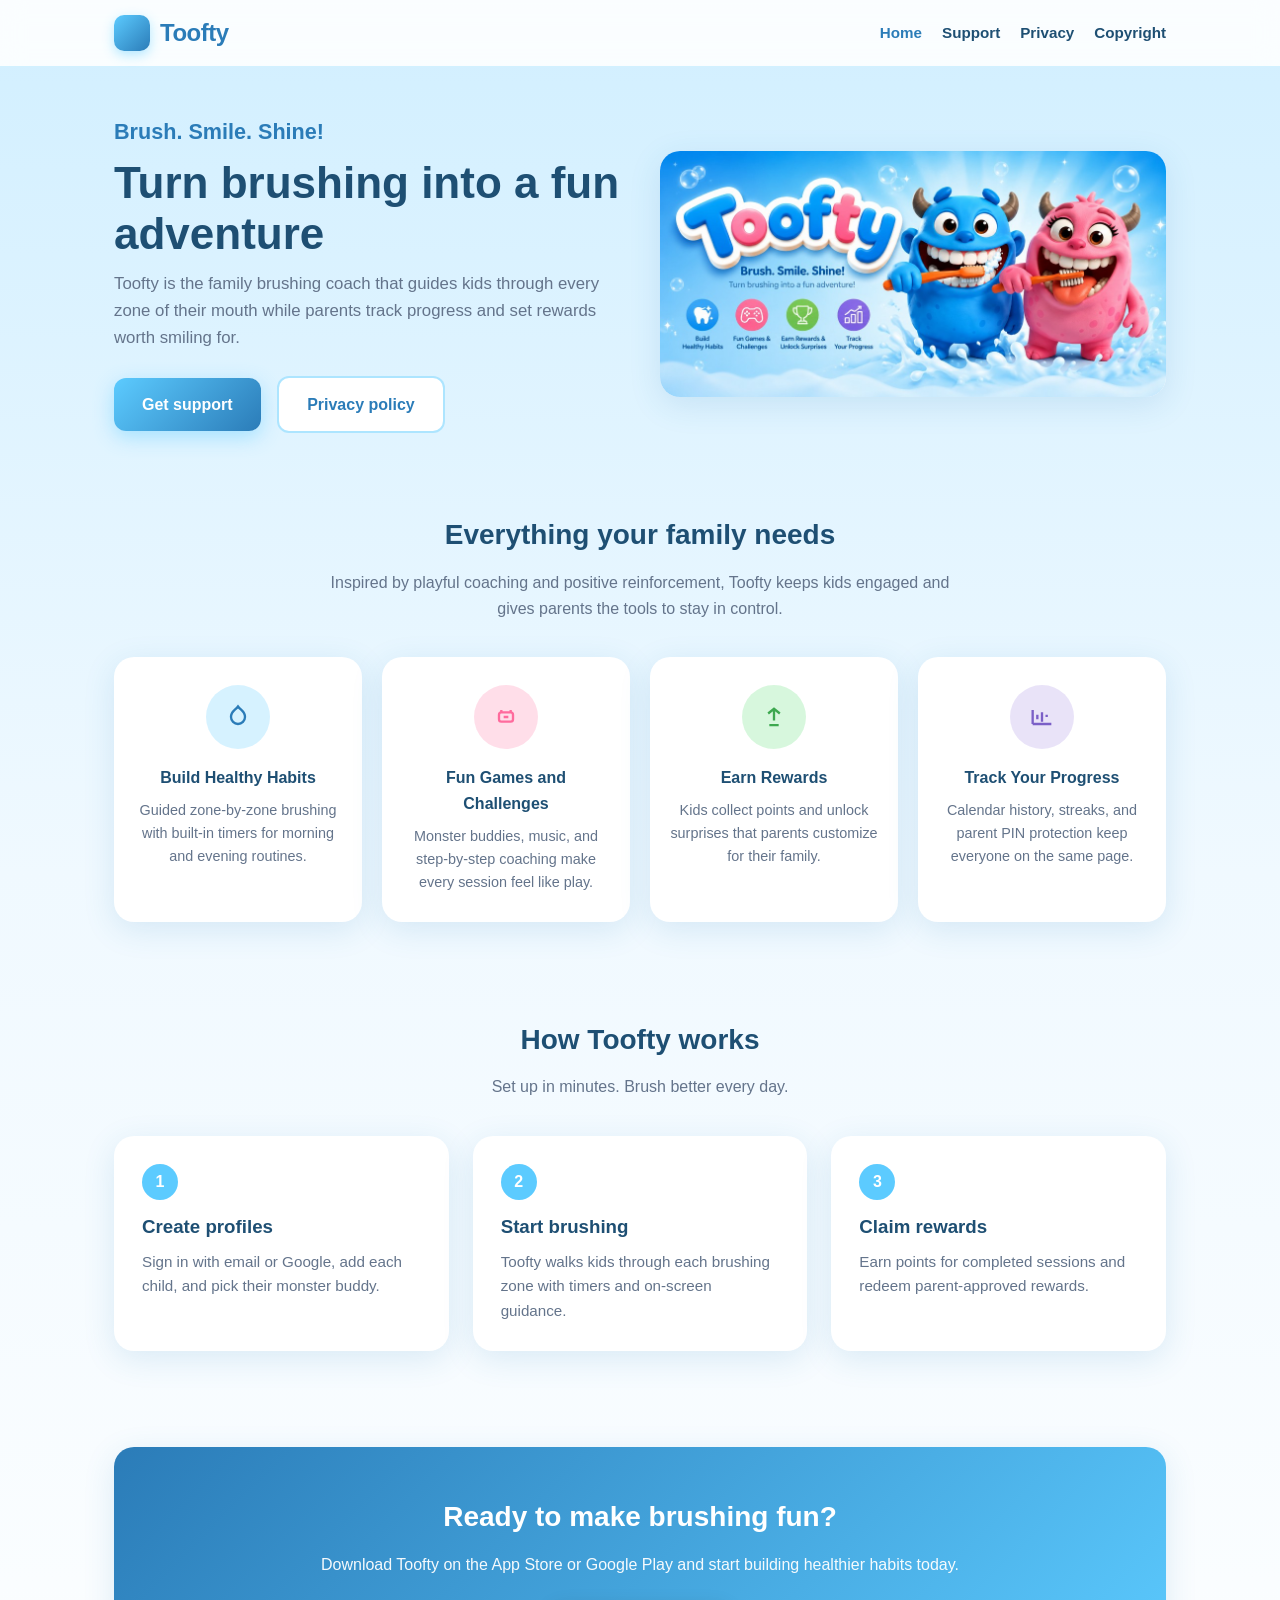
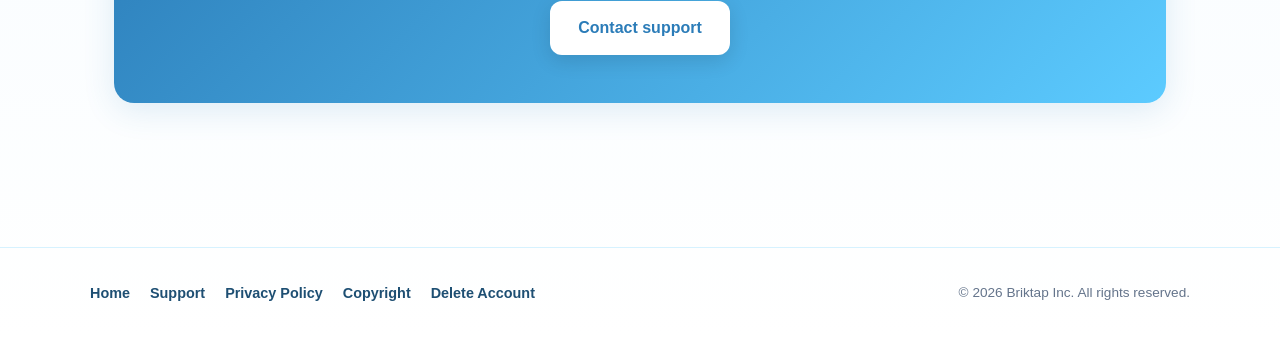
<file: hosting/index.html>
<!DOCTYPE html>
<html lang="en">
<head>
  <meta charset="UTF-8">
  <meta name="viewport" content="width=device-width, initial-scale=1.0">
  <meta name="description" content="Toofty helps kids build healthy brushing habits with monster buddies, guided timers, and parent-set rewards.">
  <title>Toofty — Brush. Smile. Shine!</title>
  <link rel="icon" type="image/png" href="assets/hero.png">
  <link rel="stylesheet" href="css/site.css">
</head>
<body>
  <header class="site-header">
    <div class="nav-inner">
      <a class="logo" href="index.html">
        <span class="logo-mark" aria-hidden="true"></span>
        Toofty
      </a>
      <nav aria-label="Main">
        <ul class="nav-links">
          <li><a href="index.html" class="active">Home</a></li>
          <li><a href="support.html">Support</a></li>
          <li><a href="privacy.html">Privacy</a></li>
          <li><a href="copyright.html">Copyright</a></li>
        </ul>
      </nav>
    </div>
  </header>

  <main class="page-main">
    <section class="hero">
      <div class="hero-copy">
        <p class="hero-tagline">Brush. Smile. Shine!</p>
        <h1>Turn brushing into a fun adventure</h1>
        <p class="hero-sub">
          Toofty is the family brushing coach that guides kids through every zone of their mouth
          while parents track progress and set rewards worth smiling for.
        </p>
        <div>
          <a class="btn btn-primary" href="support.html">Get support</a>
          <a class="btn btn-secondary" href="privacy.html">Privacy policy</a>
        </div>
      </div>
      <div class="hero-image">
        <img src="assets/hero.png" alt="Toofty monster buddies brushing their teeth with big smiles">
      </div>
    </section>

    <section class="section">
      <h2 class="section-title">Everything your family needs</h2>
      <p class="section-lead">
        Inspired by playful coaching and positive reinforcement, Toofty keeps kids engaged
        and gives parents the tools to stay in control.
      </p>
      <div class="features">
        <article class="feature-card">
          <div class="feature-icon blue" aria-hidden="true">
            <svg width="28" height="28" viewBox="0 0 24 24" fill="none" stroke="#2b7cb8" stroke-width="2"><path d="M12 3c-2 3-6 4-6 9a6 6 0 0 0 12 0c0-5-4-6-6-9z"/></svg>
          </div>
          <h3>Build Healthy Habits</h3>
          <p>Guided zone-by-zone brushing with built-in timers for morning and evening routines.</p>
        </article>
        <article class="feature-card">
          <div class="feature-icon pink" aria-hidden="true">
            <svg width="28" height="28" viewBox="0 0 24 24" fill="none" stroke="#ff6b9d" stroke-width="2"><rect x="6" y="8" width="12" height="8" rx="2"/><path d="M10 12h4M8 8V6M16 8V6"/></svg>
          </div>
          <h3>Fun Games and Challenges</h3>
          <p>Monster buddies, music, and step-by-step coaching make every session feel like play.</p>
        </article>
        <article class="feature-card">
          <div class="feature-icon green" aria-hidden="true">
            <svg width="28" height="28" viewBox="0 0 24 24" fill="none" stroke="#3da84f" stroke-width="2"><path d="M8 19h8M12 5v10M7 9l5-4 5 4"/></svg>
          </div>
          <h3>Earn Rewards</h3>
          <p>Kids collect points and unlock surprises that parents customize for their family.</p>
        </article>
        <article class="feature-card">
          <div class="feature-icon purple" aria-hidden="true">
            <svg width="28" height="28" viewBox="0 0 24 24" fill="none" stroke="#7b5fc7" stroke-width="2"><path d="M4 18V6M4 18h16M8 14V10M12 16V8M16 12V10"/></svg>
          </div>
          <h3>Track Your Progress</h3>
          <p>Calendar history, streaks, and parent PIN protection keep everyone on the same page.</p>
        </article>
      </div>
    </section>

    <section class="section">
      <h2 class="section-title">How Toofty works</h2>
      <p class="section-lead">Set up in minutes. Brush better every day.</p>
      <div class="steps">
        <article class="step-card">
          <span class="step-num">1</span>
          <h3>Create profiles</h3>
          <p>Sign in with email or Google, add each child, and pick their monster buddy.</p>
        </article>
        <article class="step-card">
          <span class="step-num">2</span>
          <h3>Start brushing</h3>
          <p>Toofty walks kids through each brushing zone with timers and on-screen guidance.</p>
        </article>
        <article class="step-card">
          <span class="step-num">3</span>
          <h3>Claim rewards</h3>
          <p>Earn points for completed sessions and redeem parent-approved rewards.</p>
        </article>
      </div>
    </section>

    <section class="section">
      <div class="cta-band">
        <h2>Ready to make brushing fun?</h2>
        <p>Download Toofty on the App Store or Google Play and start building healthier habits today.</p>
        <a class="btn btn-primary" href="support.html">Contact support</a>
      </div>
    </section>
  </main>

  <footer class="site-footer">
    <div class="footer-inner">
      <ul class="footer-links">
        <li><a href="index.html">Home</a></li>
        <li><a href="support.html">Support</a></li>
        <li><a href="privacy.html">Privacy Policy</a></li>
        <li><a href="copyright.html">Copyright</a></li>
        <li><a href="delete-account.html">Delete Account</a></li>
      </ul>
      <p class="footer-copy">&copy; 2026 Briktap Inc. All rights reserved.</p>
    </div>
  </footer>
</body>
</html>
</file>
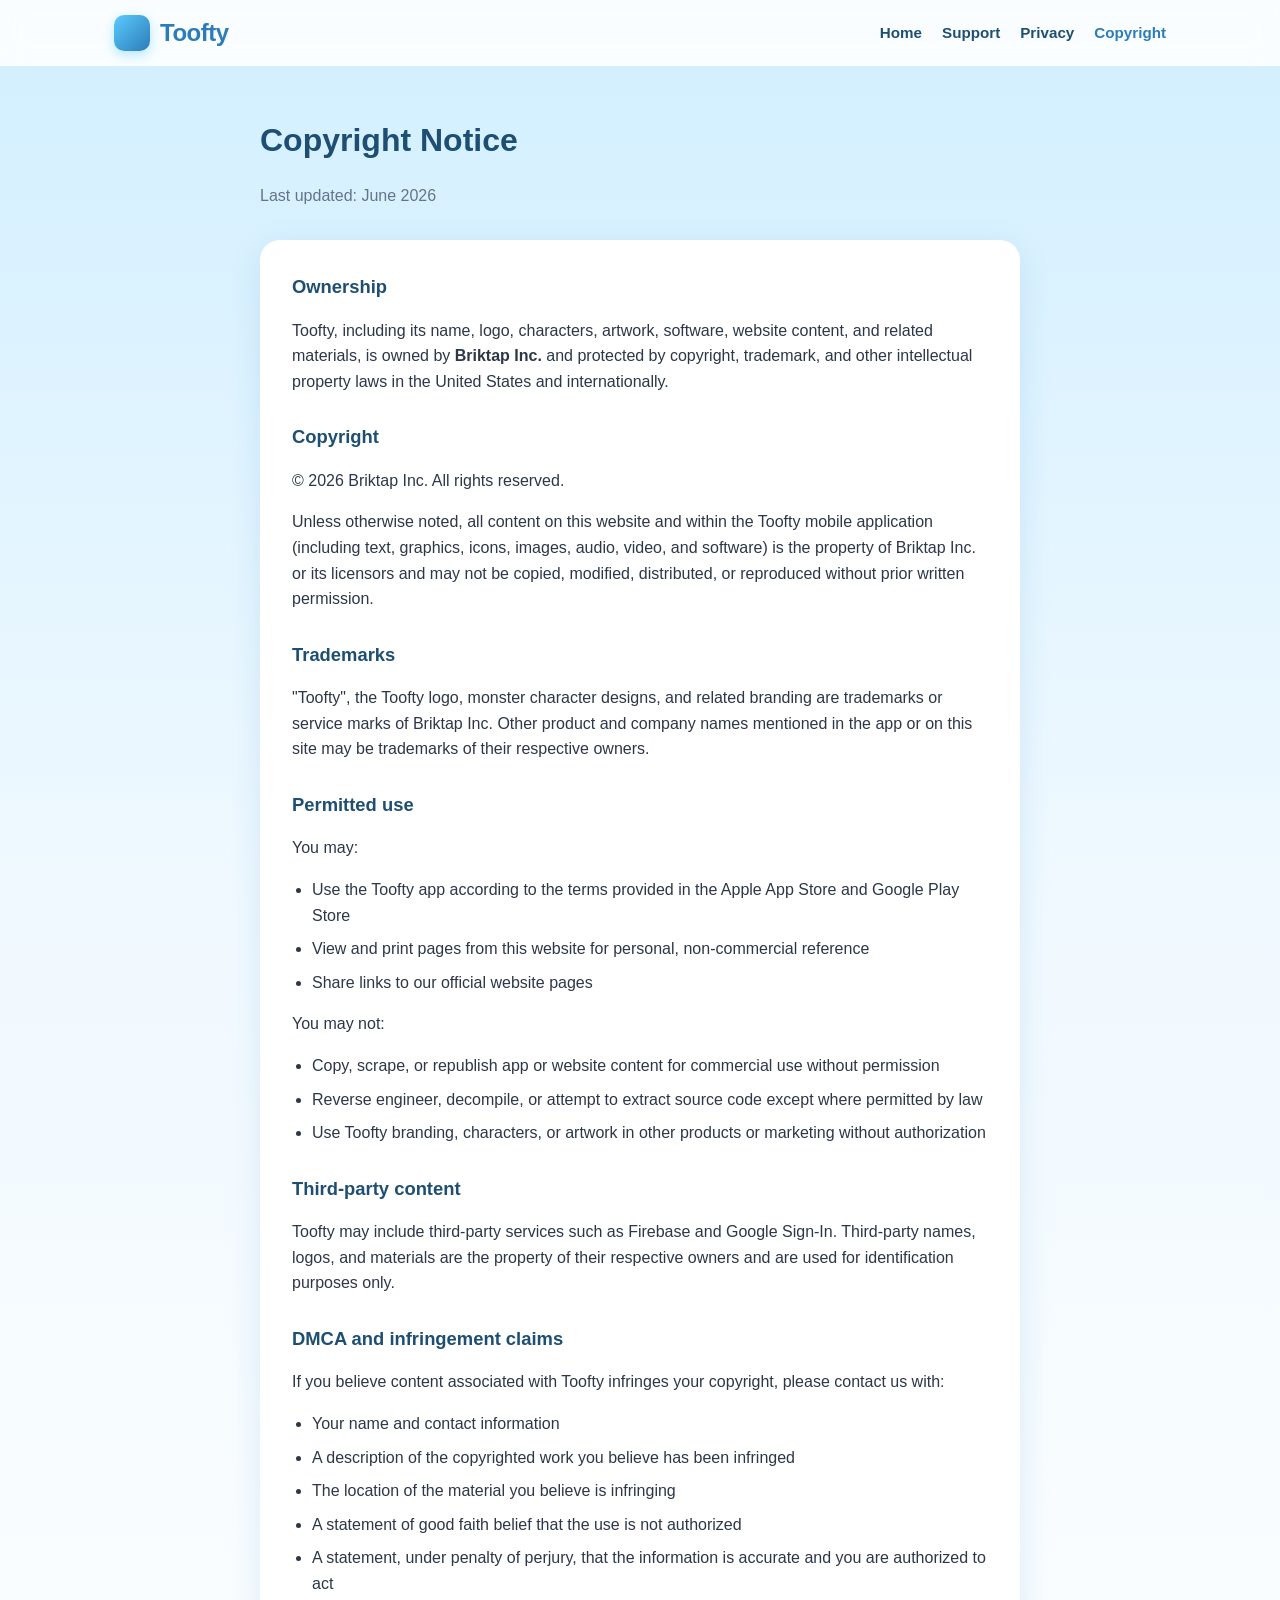
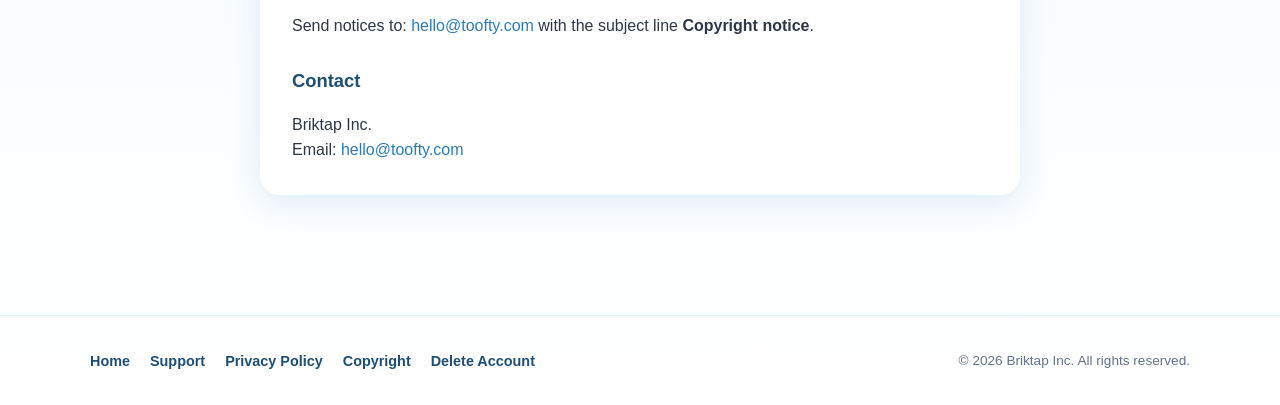
<file: hosting/copyright.html>
<!DOCTYPE html>
<html lang="en">
<head>
  <meta charset="UTF-8">
  <meta name="viewport" content="width=device-width, initial-scale=1.0">
  <meta name="description" content="Toofty Copyright and intellectual property notice from Briktap Inc.">
  <title>Copyright — Toofty</title>
  <link rel="icon" type="image/png" href="assets/hero.png">
  <link rel="stylesheet" href="css/site.css">
</head>
<body>
  <header class="site-header">
    <div class="nav-inner">
      <a class="logo" href="index.html">
        <span class="logo-mark" aria-hidden="true"></span>
        Toofty
      </a>
      <nav aria-label="Main">
        <ul class="nav-links">
          <li><a href="index.html">Home</a></li>
          <li><a href="support.html">Support</a></li>
          <li><a href="privacy.html">Privacy</a></li>
          <li><a href="copyright.html" class="active">Copyright</a></li>
        </ul>
      </nav>
    </div>
  </header>

  <main class="page-main content-page">
    <h1>Copyright Notice</h1>
    <p class="content-meta">Last updated: June 2026</p>

    <div class="content-card">
      <h2>Ownership</h2>
      <p>
        Toofty, including its name, logo, characters, artwork, software, website content, and related materials,
        is owned by <strong>Briktap Inc.</strong> and protected by copyright, trademark, and other intellectual
        property laws in the United States and internationally.
      </p>

      <h2>Copyright</h2>
      <p>
        &copy; 2026 Briktap Inc. All rights reserved.
      </p>
      <p>
        Unless otherwise noted, all content on this website and within the Toofty mobile application
        (including text, graphics, icons, images, audio, video, and software) is the property of Briktap Inc.
        or its licensors and may not be copied, modified, distributed, or reproduced without prior written permission.
      </p>

      <h2>Trademarks</h2>
      <p>
        "Toofty", the Toofty logo, monster character designs, and related branding are trademarks or
        service marks of Briktap Inc. Other product and company names mentioned in the app or on this site
        may be trademarks of their respective owners.
      </p>

      <h2>Permitted use</h2>
      <p>You may:</p>
      <ul>
        <li>Use the Toofty app according to the terms provided in the Apple App Store and Google Play Store</li>
        <li>View and print pages from this website for personal, non-commercial reference</li>
        <li>Share links to our official website pages</li>
      </ul>
      <p>You may not:</p>
      <ul>
        <li>Copy, scrape, or republish app or website content for commercial use without permission</li>
        <li>Reverse engineer, decompile, or attempt to extract source code except where permitted by law</li>
        <li>Use Toofty branding, characters, or artwork in other products or marketing without authorization</li>
      </ul>

      <h2>Third-party content</h2>
      <p>
        Toofty may include third-party services such as Firebase and Google Sign-In. Third-party names,
        logos, and materials are the property of their respective owners and are used for identification
        purposes only.
      </p>

      <h2>DMCA and infringement claims</h2>
      <p>
        If you believe content associated with Toofty infringes your copyright, please contact us with:
      </p>
      <ul>
        <li>Your name and contact information</li>
        <li>A description of the copyrighted work you believe has been infringed</li>
        <li>The location of the material you believe is infringing</li>
        <li>A statement of good faith belief that the use is not authorized</li>
        <li>A statement, under penalty of perjury, that the information is accurate and you are authorized to act</li>
      </ul>
      <p>
        Send notices to: <a href="mailto:hello@toofty.com">hello@toofty.com</a>
        with the subject line <strong>Copyright notice</strong>.
      </p>

      <h2>Contact</h2>
      <p>
        Briktap Inc.<br>
        Email: <a href="mailto:hello@toofty.com">hello@toofty.com</a>
      </p>
    </div>
  </main>

  <footer class="site-footer">
    <div class="footer-inner">
      <ul class="footer-links">
        <li><a href="index.html">Home</a></li>
        <li><a href="support.html">Support</a></li>
        <li><a href="privacy.html">Privacy Policy</a></li>
        <li><a href="copyright.html">Copyright</a></li>
        <li><a href="delete-account.html">Delete Account</a></li>
      </ul>
      <p class="footer-copy">&copy; 2026 Briktap Inc. All rights reserved.</p>
    </div>
  </footer>
</body>
</html>
</file>
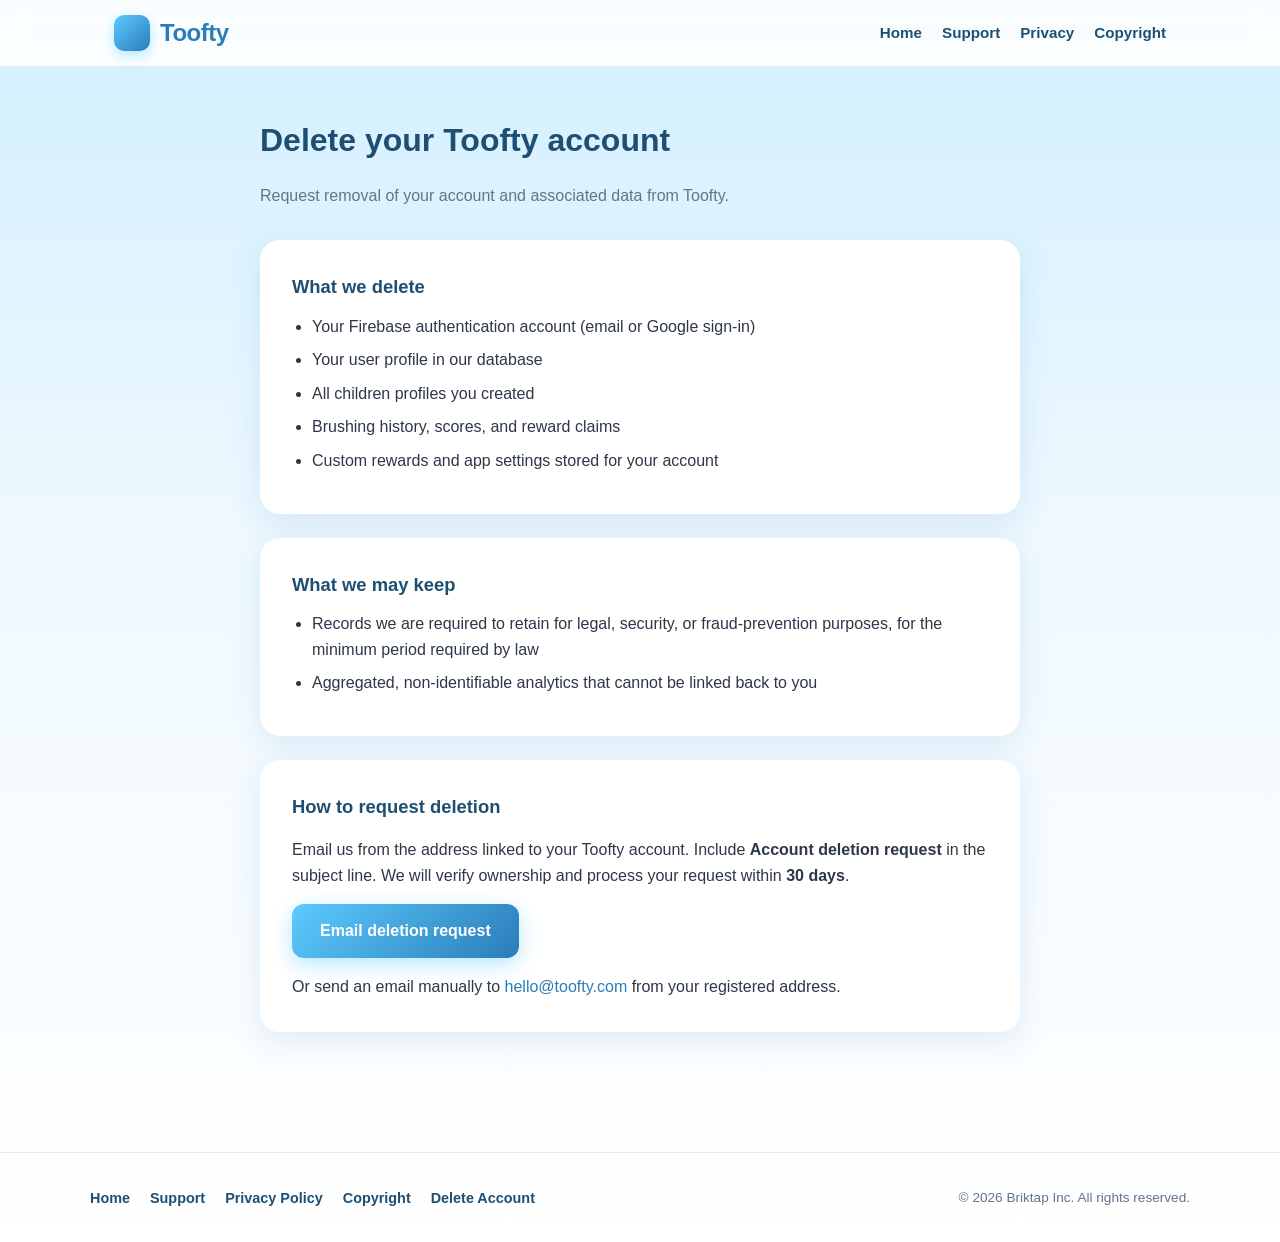
<file: hosting/delete-account.html>
<!DOCTYPE html>
<html lang="en">
<head>
  <meta charset="UTF-8">
  <meta name="viewport" content="width=device-width, initial-scale=1.0">
  <meta name="description" content="Request deletion of your Toofty account and associated data.">
  <title>Delete Account — Toofty</title>
  <link rel="icon" type="image/png" href="assets/hero.png">
  <link rel="stylesheet" href="css/site.css">
</head>
<body>
  <header class="site-header">
    <div class="nav-inner">
      <a class="logo" href="index.html">
        <span class="logo-mark" aria-hidden="true"></span>
        Toofty
      </a>
      <nav aria-label="Main">
        <ul class="nav-links">
          <li><a href="index.html">Home</a></li>
          <li><a href="support.html">Support</a></li>
          <li><a href="privacy.html">Privacy</a></li>
          <li><a href="copyright.html">Copyright</a></li>
        </ul>
      </nav>
    </div>
  </header>

  <main class="page-main content-page">
    <h1>Delete your Toofty account</h1>
    <p class="content-meta">Request removal of your account and associated data from Toofty.</p>

    <div class="content-card">
      <h2>What we delete</h2>
      <ul>
        <li>Your Firebase authentication account (email or Google sign-in)</li>
        <li>Your user profile in our database</li>
        <li>All children profiles you created</li>
        <li>Brushing history, scores, and reward claims</li>
        <li>Custom rewards and app settings stored for your account</li>
      </ul>
    </div>

    <div class="content-card">
      <h2>What we may keep</h2>
      <ul>
        <li>Records we are required to retain for legal, security, or fraud-prevention purposes, for the minimum period required by law</li>
        <li>Aggregated, non-identifiable analytics that cannot be linked back to you</li>
      </ul>
    </div>

    <div class="content-card">
      <h2>How to request deletion</h2>
      <p>
        Email us from the address linked to your Toofty account. Include
        <strong>Account deletion request</strong> in the subject line.
        We will verify ownership and process your request within <strong>30 days</strong>.
      </p>
      <p>
        <a
          class="btn btn-primary"
          href="mailto:hello@toofty.com?subject=Toofty%20account%20deletion%20request&amp;body=Please%20delete%20my%20Toofty%20account%20and%20associated%20data.%0A%0ARegistered%20email%3A%20"
        >Email deletion request</a>
      </p>
      <p>
        Or send an email manually to
        <a href="mailto:hello@toofty.com">hello@toofty.com</a>
        from your registered address.
      </p>
    </div>
  </main>

  <footer class="site-footer">
    <div class="footer-inner">
      <ul class="footer-links">
        <li><a href="index.html">Home</a></li>
        <li><a href="support.html">Support</a></li>
        <li><a href="privacy.html">Privacy Policy</a></li>
        <li><a href="copyright.html">Copyright</a></li>
        <li><a href="delete-account.html">Delete Account</a></li>
      </ul>
      <p class="footer-copy">&copy; 2026 Briktap Inc. All rights reserved.</p>
    </div>
  </footer>
</body>
</html>
</file>
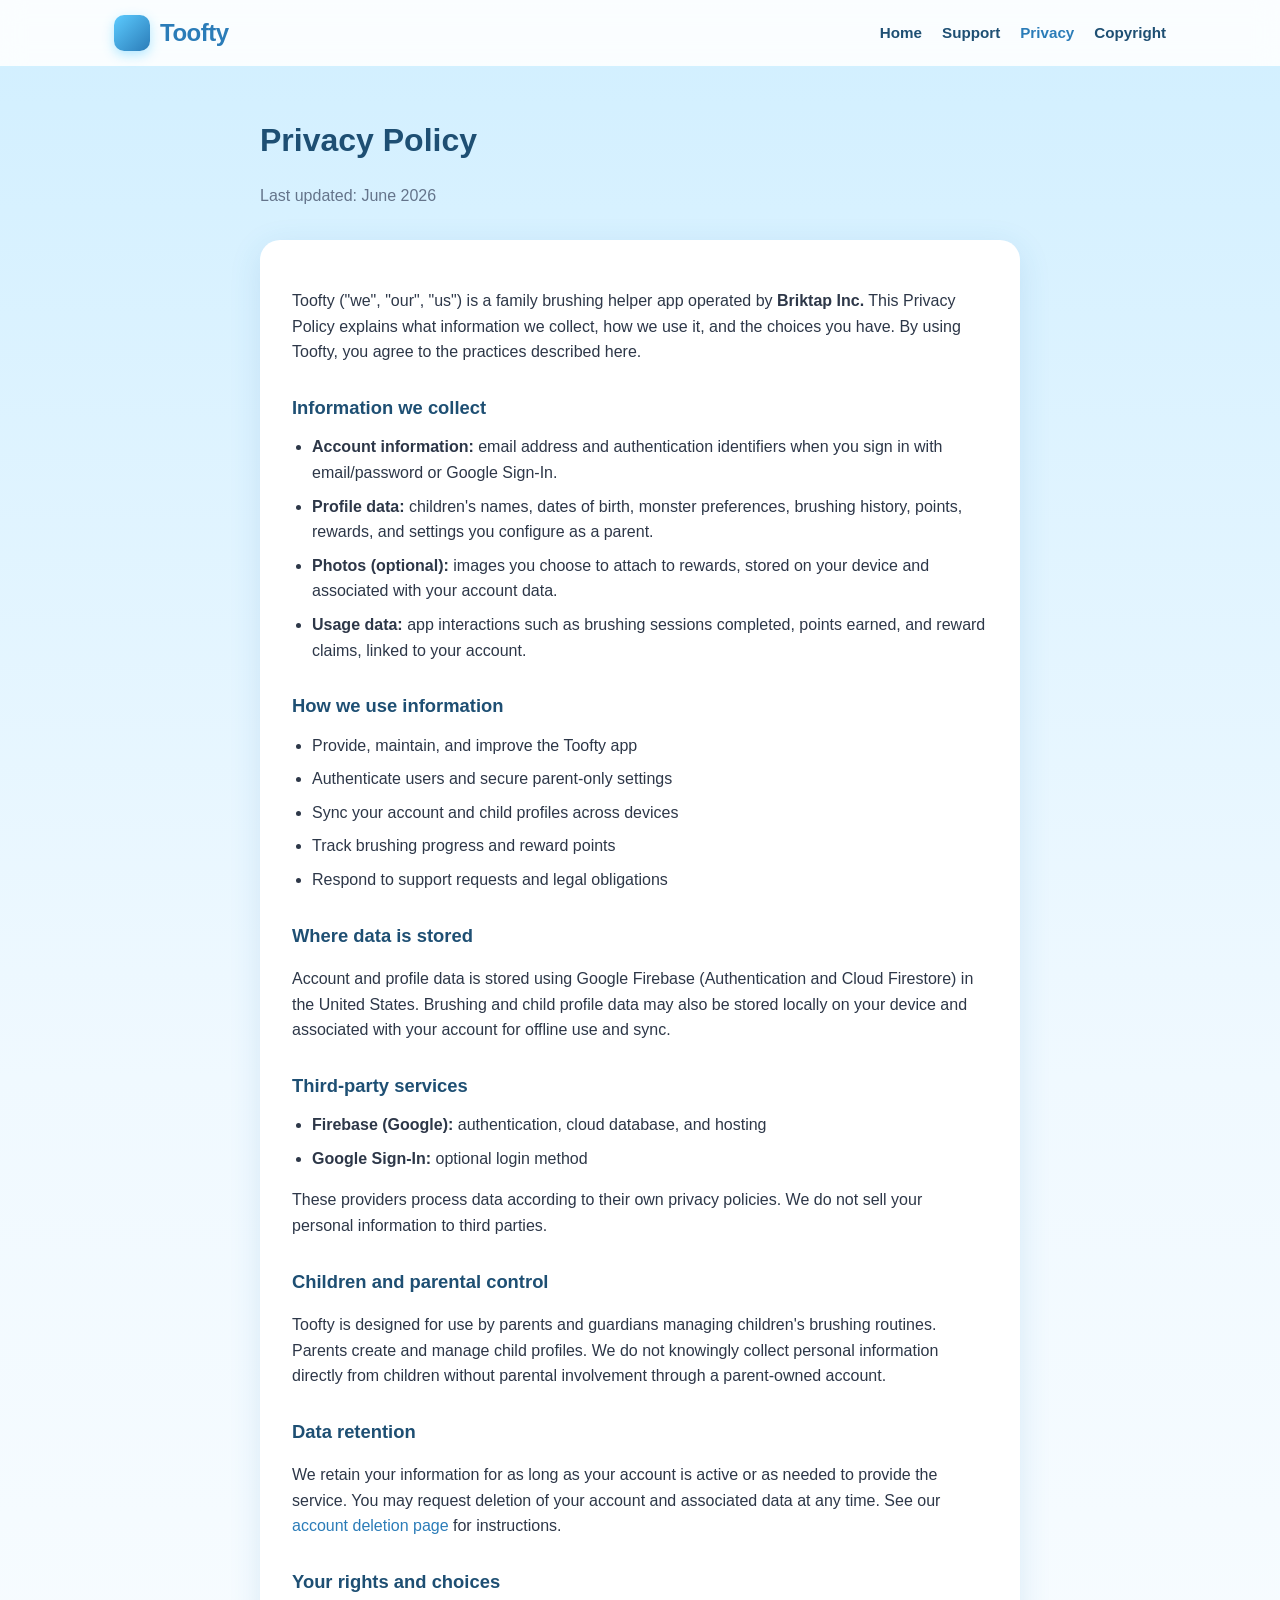
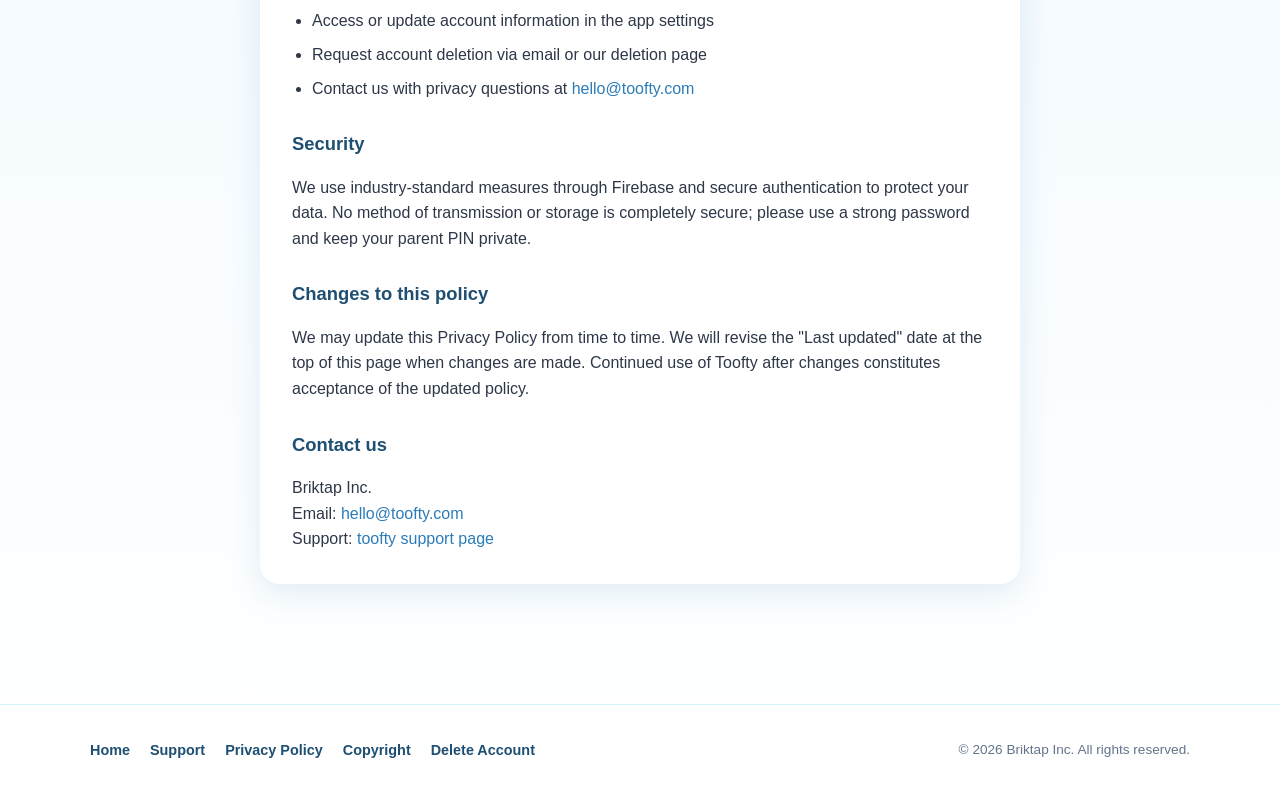
<file: hosting/privacy.html>
<!DOCTYPE html>
<html lang="en">
<head>
  <meta charset="UTF-8">
  <meta name="viewport" content="width=device-width, initial-scale=1.0">
  <meta name="description" content="Toofty Privacy Policy — how Briktap Inc. collects, uses, and protects your family data.">
  <title>Privacy Policy — Toofty</title>
  <link rel="icon" type="image/png" href="assets/hero.png">
  <link rel="stylesheet" href="css/site.css">
</head>
<body>
  <header class="site-header">
    <div class="nav-inner">
      <a class="logo" href="index.html">
        <span class="logo-mark" aria-hidden="true"></span>
        Toofty
      </a>
      <nav aria-label="Main">
        <ul class="nav-links">
          <li><a href="index.html">Home</a></li>
          <li><a href="support.html">Support</a></li>
          <li><a href="privacy.html" class="active">Privacy</a></li>
          <li><a href="copyright.html">Copyright</a></li>
        </ul>
      </nav>
    </div>
  </header>

  <main class="page-main content-page">
    <h1>Privacy Policy</h1>
    <p class="content-meta">Last updated: June 2026</p>

    <div class="content-card">
      <p>
        Toofty ("we", "our", "us") is a family brushing helper app operated by <strong>Briktap Inc.</strong>
        This Privacy Policy explains what information we collect, how we use it, and the choices you have.
        By using Toofty, you agree to the practices described here.
      </p>

      <h2>Information we collect</h2>
      <ul>
        <li><strong>Account information:</strong> email address and authentication identifiers when you sign in with email/password or Google Sign-In.</li>
        <li><strong>Profile data:</strong> children's names, dates of birth, monster preferences, brushing history, points, rewards, and settings you configure as a parent.</li>
        <li><strong>Photos (optional):</strong> images you choose to attach to rewards, stored on your device and associated with your account data.</li>
        <li><strong>Usage data:</strong> app interactions such as brushing sessions completed, points earned, and reward claims, linked to your account.</li>
      </ul>

      <h2>How we use information</h2>
      <ul>
        <li>Provide, maintain, and improve the Toofty app</li>
        <li>Authenticate users and secure parent-only settings</li>
        <li>Sync your account and child profiles across devices</li>
        <li>Track brushing progress and reward points</li>
        <li>Respond to support requests and legal obligations</li>
      </ul>

      <h2>Where data is stored</h2>
      <p>
        Account and profile data is stored using Google Firebase (Authentication and Cloud Firestore)
        in the United States. Brushing and child profile data may also be stored locally on your device
        and associated with your account for offline use and sync.
      </p>

      <h2>Third-party services</h2>
      <ul>
        <li><strong>Firebase (Google):</strong> authentication, cloud database, and hosting</li>
        <li><strong>Google Sign-In:</strong> optional login method</li>
      </ul>
      <p>
        These providers process data according to their own privacy policies. We do not sell your
        personal information to third parties.
      </p>

      <h2>Children and parental control</h2>
      <p>
        Toofty is designed for use by parents and guardians managing children's brushing routines.
        Parents create and manage child profiles. We do not knowingly collect personal information
        directly from children without parental involvement through a parent-owned account.
      </p>

      <h2>Data retention</h2>
      <p>
        We retain your information for as long as your account is active or as needed to provide the service.
        You may request deletion of your account and associated data at any time. See our
        <a href="delete-account.html">account deletion page</a> for instructions.
      </p>

      <h2>Your rights and choices</h2>
      <ul>
        <li>Access or update account information in the app settings</li>
        <li>Request account deletion via email or our deletion page</li>
        <li>Contact us with privacy questions at <a href="mailto:hello@toofty.com">hello@toofty.com</a></li>
      </ul>

      <h2>Security</h2>
      <p>
        We use industry-standard measures through Firebase and secure authentication to protect your data.
        No method of transmission or storage is completely secure; please use a strong password and keep
        your parent PIN private.
      </p>

      <h2>Changes to this policy</h2>
      <p>
        We may update this Privacy Policy from time to time. We will revise the "Last updated" date at the top
        of this page when changes are made. Continued use of Toofty after changes constitutes acceptance of the
        updated policy.
      </p>

      <h2>Contact us</h2>
      <p>
        Briktap Inc.<br>
        Email: <a href="mailto:hello@toofty.com">hello@toofty.com</a><br>
        Support: <a href="support.html">toofty support page</a>
      </p>
    </div>
  </main>

  <footer class="site-footer">
    <div class="footer-inner">
      <ul class="footer-links">
        <li><a href="index.html">Home</a></li>
        <li><a href="support.html">Support</a></li>
        <li><a href="privacy.html">Privacy Policy</a></li>
        <li><a href="copyright.html">Copyright</a></li>
        <li><a href="delete-account.html">Delete Account</a></li>
      </ul>
      <p class="footer-copy">&copy; 2026 Briktap Inc. All rights reserved.</p>
    </div>
  </footer>
</body>
</html>
</file>
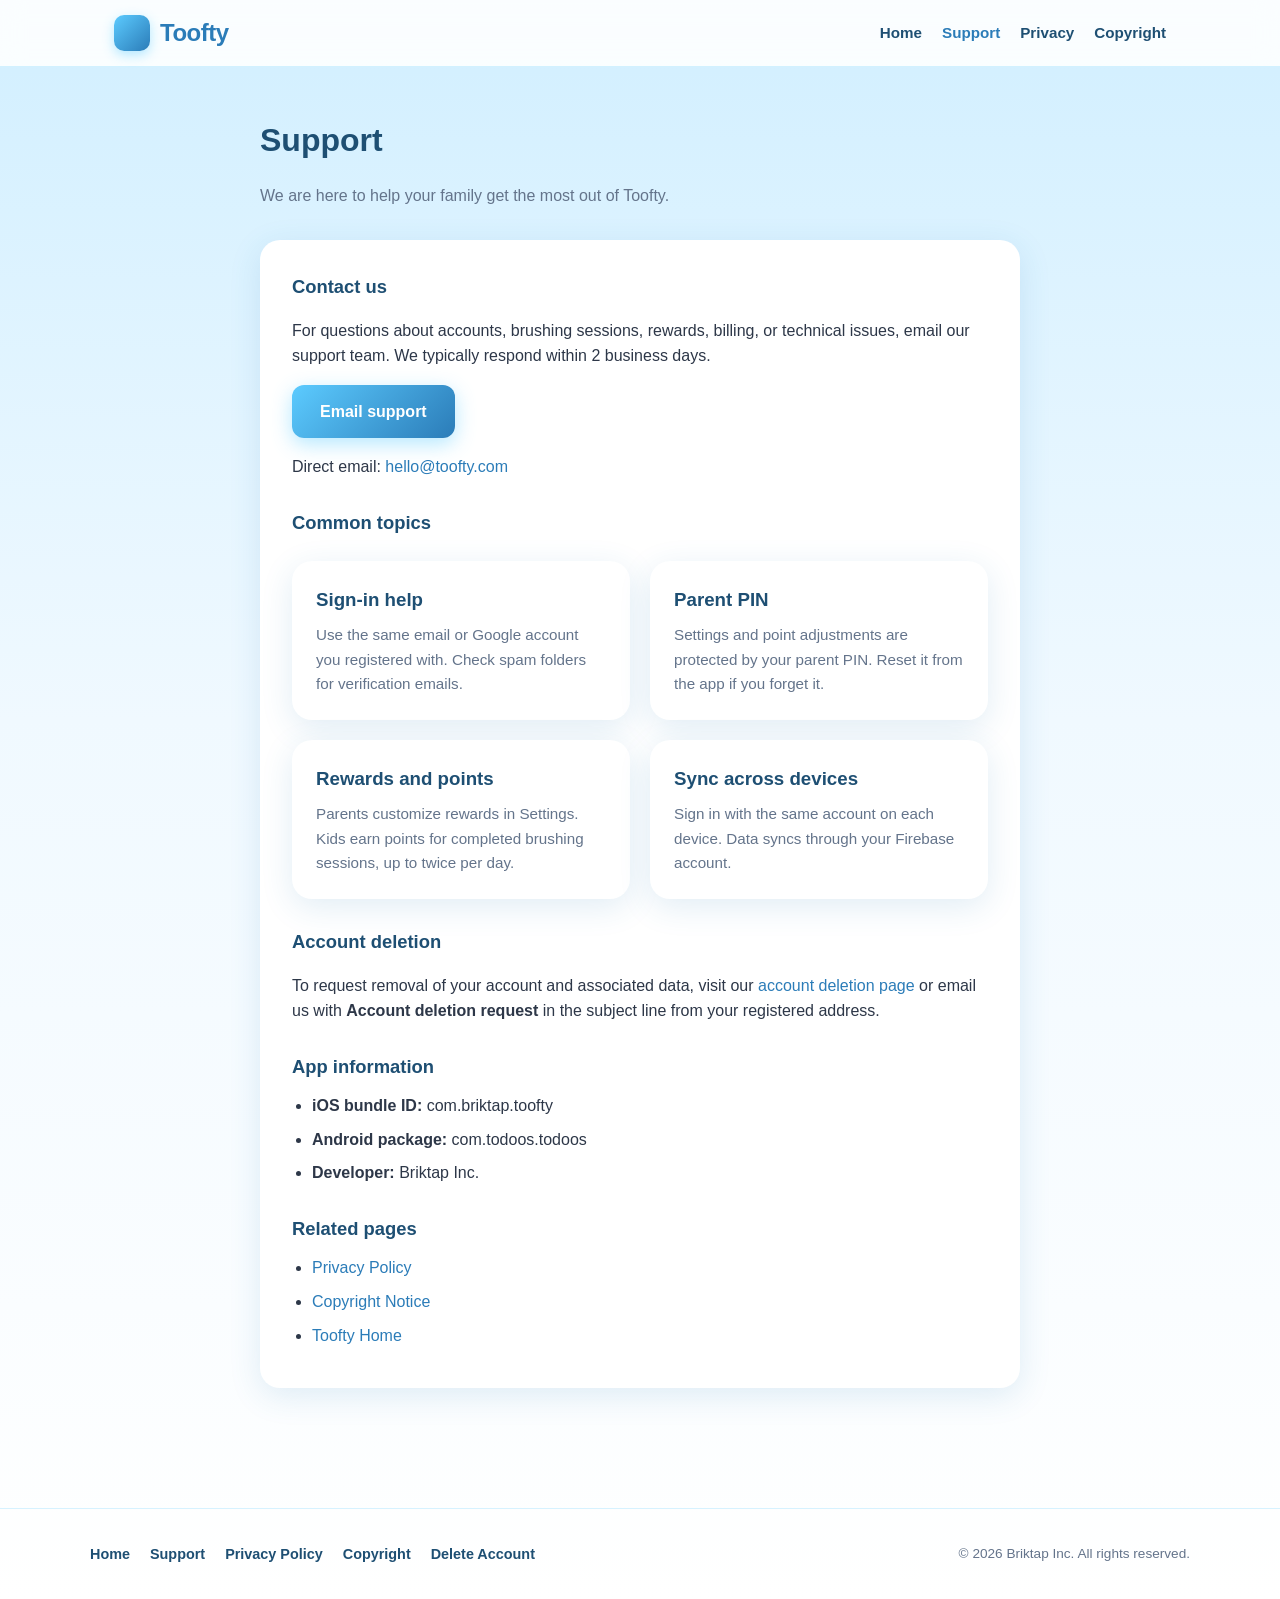
<file: hosting/support.html>
<!DOCTYPE html>
<html lang="en">
<head>
  <meta charset="UTF-8">
  <meta name="viewport" content="width=device-width, initial-scale=1.0">
  <meta name="description" content="Toofty support — get help with accounts, brushing, rewards, and app issues.">
  <title>Support — Toofty</title>
  <link rel="icon" type="image/png" href="assets/hero.png">
  <link rel="stylesheet" href="css/site.css">
</head>
<body>
  <header class="site-header">
    <div class="nav-inner">
      <a class="logo" href="index.html">
        <span class="logo-mark" aria-hidden="true"></span>
        Toofty
      </a>
      <nav aria-label="Main">
        <ul class="nav-links">
          <li><a href="index.html">Home</a></li>
          <li><a href="support.html" class="active">Support</a></li>
          <li><a href="privacy.html">Privacy</a></li>
          <li><a href="copyright.html">Copyright</a></li>
        </ul>
      </nav>
    </div>
  </header>

  <main class="page-main content-page">
    <h1>Support</h1>
    <p class="content-meta">We are here to help your family get the most out of Toofty.</p>

    <div class="content-card">
      <h2>Contact us</h2>
      <p>
        For questions about accounts, brushing sessions, rewards, billing, or technical issues,
        email our support team. We typically respond within 2 business days.
      </p>
      <p>
        <a class="btn btn-primary" href="mailto:hello@toofty.com?subject=Toofty%20Support%20Request">Email support</a>
      </p>
      <p>
        Direct email: <a href="mailto:hello@toofty.com">hello@toofty.com</a>
      </p>

      <h2>Common topics</h2>
      <div class="support-grid">
        <div class="support-item">
          <h3>Sign-in help</h3>
          <p>Use the same email or Google account you registered with. Check spam folders for verification emails.</p>
        </div>
        <div class="support-item">
          <h3>Parent PIN</h3>
          <p>Settings and point adjustments are protected by your parent PIN. Reset it from the app if you forget it.</p>
        </div>
        <div class="support-item">
          <h3>Rewards and points</h3>
          <p>Parents customize rewards in Settings. Kids earn points for completed brushing sessions, up to twice per day.</p>
        </div>
        <div class="support-item">
          <h3>Sync across devices</h3>
          <p>Sign in with the same account on each device. Data syncs through your Firebase account.</p>
        </div>
      </div>

      <h2>Account deletion</h2>
      <p>
        To request removal of your account and associated data, visit our
        <a href="delete-account.html">account deletion page</a> or email us with
        <strong>Account deletion request</strong> in the subject line from your registered address.
      </p>

      <h2>App information</h2>
      <ul>
        <li><strong>iOS bundle ID:</strong> com.briktap.toofty</li>
        <li><strong>Android package:</strong> com.todoos.todoos</li>
        <li><strong>Developer:</strong> Briktap Inc.</li>
      </ul>

      <h2>Related pages</h2>
      <ul>
        <li><a href="privacy.html">Privacy Policy</a></li>
        <li><a href="copyright.html">Copyright Notice</a></li>
        <li><a href="index.html">Toofty Home</a></li>
      </ul>
    </div>
  </main>

  <footer class="site-footer">
    <div class="footer-inner">
      <ul class="footer-links">
        <li><a href="index.html">Home</a></li>
        <li><a href="support.html">Support</a></li>
        <li><a href="privacy.html">Privacy Policy</a></li>
        <li><a href="copyright.html">Copyright</a></li>
        <li><a href="delete-account.html">Delete Account</a></li>
      </ul>
      <p class="footer-copy">&copy; 2026 Briktap Inc. All rights reserved.</p>
    </div>
  </footer>
</body>
</html>
</file>
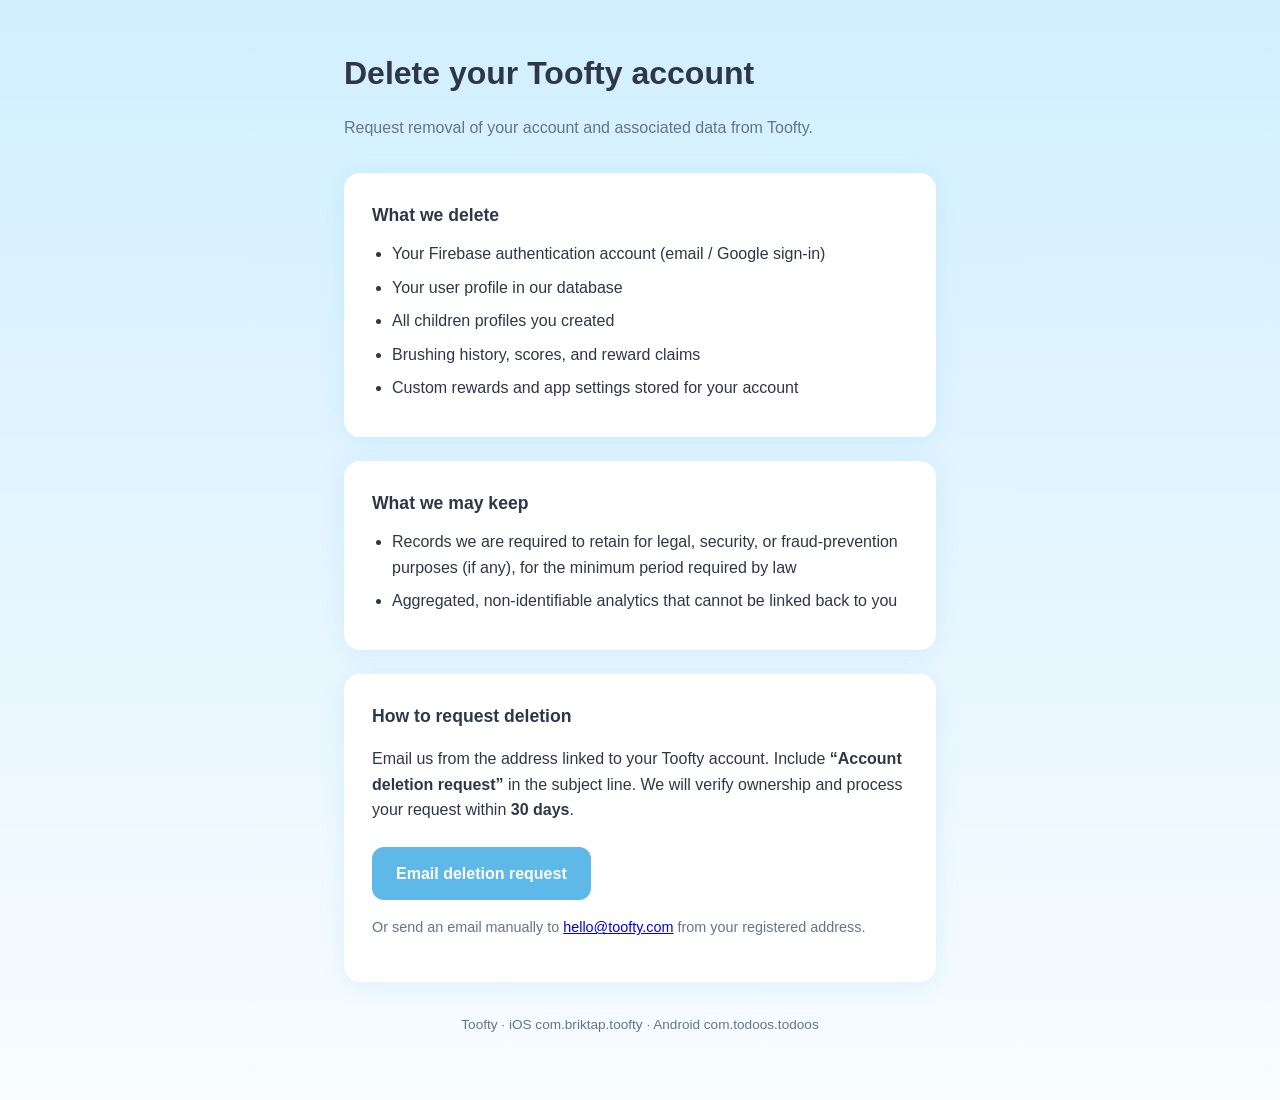
<file: web/delete-account.html>
<!DOCTYPE html>
<html lang="en">
<head>
  <meta charset="UTF-8">
  <meta name="viewport" content="width=device-width, initial-scale=1.0">
  <title>Delete your Toofty account</title>
  <style>
    :root {
      --sky: #d1efff;
      --primary: #5eb8e8;
      --text: #2d3748;
      --muted: #64748b;
    }
    * { box-sizing: border-box; }
    body {
      margin: 0;
      font-family: -apple-system, BlinkMacSystemFont, "Segoe UI", Roboto, sans-serif;
      background: linear-gradient(180deg, var(--sky) 0%, #f8fcff 100%);
      color: var(--text);
      min-height: 100vh;
      line-height: 1.6;
    }
    main {
      max-width: 640px;
      margin: 0 auto;
      padding: 48px 24px 64px;
    }
    h1 {
      font-size: 2rem;
      margin: 0 0 8px;
    }
    .subtitle {
      color: var(--muted);
      margin-bottom: 32px;
    }
    .card {
      background: #fff;
      border-radius: 16px;
      padding: 28px;
      box-shadow: 0 4px 24px rgba(94, 184, 232, 0.15);
      margin-bottom: 24px;
    }
    h2 {
      font-size: 1.1rem;
      margin: 0 0 12px;
    }
    ul {
      margin: 0;
      padding-left: 1.25rem;
    }
    li { margin-bottom: 8px; }
    .cta {
      display: inline-block;
      background: var(--primary);
      color: #fff;
      text-decoration: none;
      font-weight: 600;
      padding: 14px 24px;
      border-radius: 12px;
      margin-top: 8px;
    }
    .cta:hover { opacity: 0.92; }
    .note {
      font-size: 0.9rem;
      color: var(--muted);
      margin-top: 16px;
    }
    footer {
      text-align: center;
      font-size: 0.85rem;
      color: var(--muted);
      margin-top: 32px;
    }
  </style>
</head>
<body>
  <main>
    <h1>Delete your Toofty account</h1>
    <p class="subtitle">Request removal of your account and associated data from Toofty.</p>

    <div class="card">
      <h2>What we delete</h2>
      <ul>
        <li>Your Firebase authentication account (email / Google sign-in)</li>
        <li>Your user profile in our database</li>
        <li>All children profiles you created</li>
        <li>Brushing history, scores, and reward claims</li>
        <li>Custom rewards and app settings stored for your account</li>
      </ul>
    </div>

    <div class="card">
      <h2>What we may keep</h2>
      <ul>
        <li>Records we are required to retain for legal, security, or fraud-prevention purposes (if any), for the minimum period required by law</li>
        <li>Aggregated, non-identifiable analytics that cannot be linked back to you</li>
      </ul>
    </div>

    <div class="card">
      <h2>How to request deletion</h2>
      <p>
        Email us from the address linked to your Toofty account. Include
        <strong>“Account deletion request”</strong> in the subject line.
        We will verify ownership and process your request within
        <strong>30 days</strong>.
      </p>
      <a
        class="cta"
        id="mailto-link"
        href="mailto:hello@toofty.com?subject=Toofty%20account%20deletion%20request&amp;body=Please%20delete%20my%20Toofty%20account%20and%20associated%20data.%0A%0ARegistered%20email%3A%20"
      >Email deletion request</a>
      <p class="note">
        Or send an email manually to
        <a href="mailto:hello@toofty.com">hello@toofty.com</a>
        from your registered address.
      </p>
    </div>

    <footer>
      Toofty · iOS com.briktap.toofty · Android com.todoos.todoos
    </footer>
  </main>
</body>
</html>
</file>
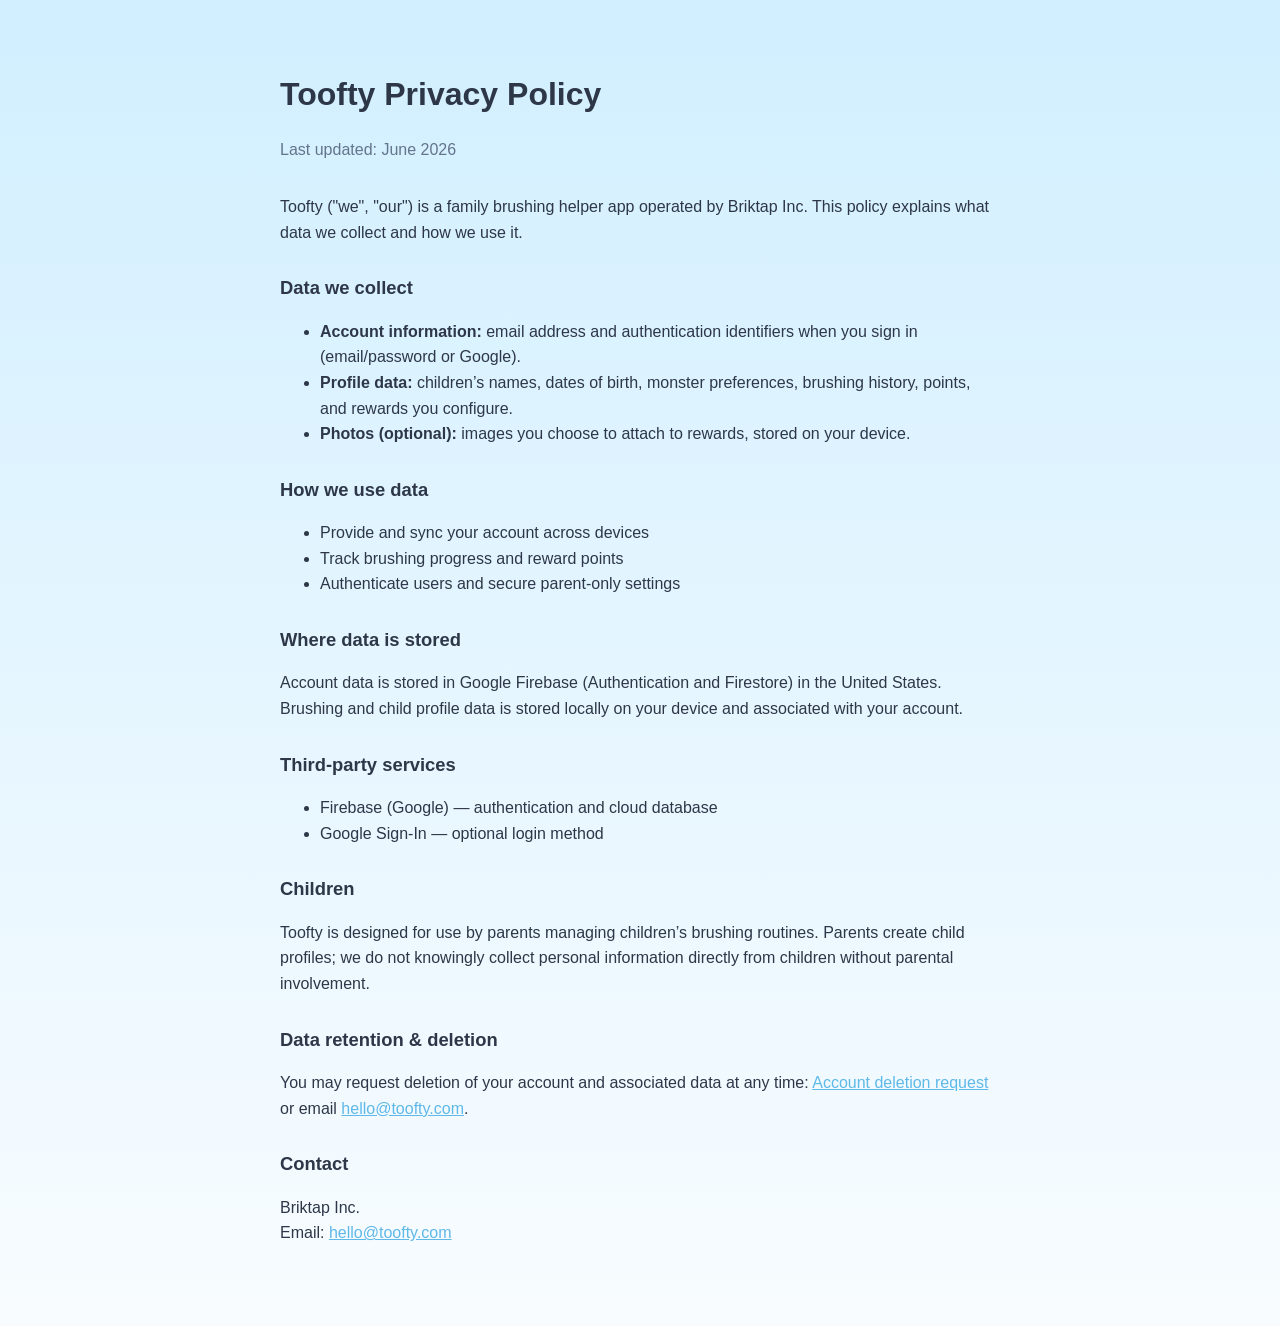
<file: web/privacy.html>
<!DOCTYPE html>
<html lang="en">
<head>
  <meta charset="UTF-8">
  <meta name="viewport" content="width=device-width, initial-scale=1.0">
  <title>Toofty Privacy Policy</title>
  <style>
    :root { --sky: #d1efff; --text: #2d3748; --muted: #64748b; }
    body {
      margin: 0;
      font-family: -apple-system, BlinkMacSystemFont, "Segoe UI", Roboto, sans-serif;
      background: linear-gradient(180deg, var(--sky) 0%, #f8fcff 100%);
      color: var(--text);
      line-height: 1.6;
    }
    main { max-width: 720px; margin: 0 auto; padding: 48px 24px 64px; }
    h1 { font-size: 2rem; margin-bottom: 8px; }
    .updated { color: var(--muted); margin-bottom: 32px; }
    h2 { font-size: 1.15rem; margin-top: 28px; }
    a { color: #5eb8e8; }
  </style>
</head>
<body>
  <main>
    <h1>Toofty Privacy Policy</h1>
    <p class="updated">Last updated: June 2026</p>

    <p>
      Toofty ("we", "our") is a family brushing helper app operated by Briktap Inc.
      This policy explains what data we collect and how we use it.
    </p>

    <h2>Data we collect</h2>
    <ul>
      <li><strong>Account information:</strong> email address and authentication identifiers when you sign in (email/password or Google).</li>
      <li><strong>Profile data:</strong> children’s names, dates of birth, monster preferences, brushing history, points, and rewards you configure.</li>
      <li><strong>Photos (optional):</strong> images you choose to attach to rewards, stored on your device.</li>
    </ul>

    <h2>How we use data</h2>
    <ul>
      <li>Provide and sync your account across devices</li>
      <li>Track brushing progress and reward points</li>
      <li>Authenticate users and secure parent-only settings</li>
    </ul>

    <h2>Where data is stored</h2>
    <p>
      Account data is stored in Google Firebase (Authentication and Firestore) in the United States.
      Brushing and child profile data is stored locally on your device and associated with your account.
    </p>

    <h2>Third-party services</h2>
    <ul>
      <li>Firebase (Google) — authentication and cloud database</li>
      <li>Google Sign-In — optional login method</li>
    </ul>

    <h2>Children</h2>
    <p>
      Toofty is designed for use by parents managing children’s brushing routines.
      Parents create child profiles; we do not knowingly collect personal information directly from children without parental involvement.
    </p>

    <h2>Data retention & deletion</h2>
    <p>
      You may request deletion of your account and associated data at any time:
      <a href="delete-account.html">Account deletion request</a>
      or email <a href="mailto:hello@toofty.com">hello@toofty.com</a>.
    </p>

    <h2>Contact</h2>
    <p>
      Briktap Inc.<br>
      Email: <a href="mailto:hello@toofty.com">hello@toofty.com</a>
    </p>
  </main>
</body>
</html>
</file>
<file: hosting/css/site.css>
:root {
  --sky: #5ccbff;
  --sky-light: #d1efff;
  --sky-pale: #f0f9ff;
  --toofty-blue: #2b7cb8;
  --toofty-dark: #1e4f73;
  --pink: #ff6b9d;
  --green: #4cd964;
  --purple: #9b7ede;
  --orange: #ff9500;
  --white: #ffffff;
  --text: #2d3748;
  --muted: #64748b;
  --shadow: 0 8px 32px rgba(43, 124, 184, 0.14);
  --radius: 20px;
  --radius-sm: 12px;
}

*,
*::before,
*::after {
  box-sizing: border-box;
}

html {
  scroll-behavior: smooth;
}

body {
  margin: 0;
  font-family: -apple-system, BlinkMacSystemFont, "Segoe UI", Roboto, "Helvetica Neue", sans-serif;
  color: var(--text);
  line-height: 1.6;
  background: linear-gradient(180deg, var(--sky-light) 0%, var(--sky-pale) 45%, #ffffff 100%);
  min-height: 100vh;
}

a {
  color: var(--toofty-blue);
  text-decoration: none;
}

a:hover {
  text-decoration: underline;
}

img {
  max-width: 100%;
  height: auto;
  display: block;
}

.site-header {
  position: sticky;
  top: 0;
  z-index: 100;
  backdrop-filter: blur(12px);
  background: rgba(255, 255, 255, 0.88);
  border-bottom: 1px solid rgba(92, 203, 255, 0.25);
}

.nav-inner {
  max-width: 1100px;
  margin: 0 auto;
  padding: 14px 24px;
  display: flex;
  align-items: center;
  justify-content: space-between;
  gap: 16px;
}

.logo {
  display: flex;
  align-items: center;
  gap: 10px;
  font-size: 1.5rem;
  font-weight: 800;
  color: var(--toofty-blue);
  text-decoration: none;
  letter-spacing: -0.02em;
}

.logo:hover {
  text-decoration: none;
}

.logo-mark {
  width: 36px;
  height: 36px;
  border-radius: 10px;
  background: linear-gradient(135deg, var(--sky) 0%, var(--toofty-blue) 100%);
  box-shadow: 0 4px 12px rgba(92, 203, 255, 0.45);
}

.nav-links {
  display: flex;
  flex-wrap: wrap;
  gap: 8px 20px;
  list-style: none;
  margin: 0;
  padding: 0;
}

.nav-links a {
  font-weight: 600;
  font-size: 0.95rem;
  color: var(--toofty-dark);
  text-decoration: none;
}

.nav-links a:hover,
.nav-links a.active {
  color: var(--toofty-blue);
}

.page-main {
  max-width: 1100px;
  margin: 0 auto;
  padding: 0 24px 64px;
}

.hero {
  display: grid;
  grid-template-columns: 1fr 1fr;
  gap: 40px;
  align-items: center;
  padding: 48px 0 32px;
}

.hero-copy h1 {
  font-size: clamp(2rem, 4vw, 2.75rem);
  line-height: 1.15;
  margin: 0 0 12px;
  color: var(--toofty-dark);
}

.hero-tagline {
  font-size: 1.35rem;
  font-weight: 700;
  color: var(--toofty-blue);
  margin: 0 0 8px;
}

.hero-sub {
  font-size: 1.05rem;
  color: var(--muted);
  margin: 0 0 24px;
}

.hero-image {
  border-radius: var(--radius);
  box-shadow: var(--shadow);
  overflow: hidden;
  background: var(--white);
}

.btn {
  display: inline-block;
  font-weight: 700;
  padding: 14px 28px;
  border-radius: var(--radius-sm);
  text-decoration: none;
  transition: transform 0.15s ease, box-shadow 0.15s ease;
}

.btn:hover {
  text-decoration: none;
  transform: translateY(-1px);
}

.btn-primary {
  background: linear-gradient(135deg, var(--sky) 0%, var(--toofty-blue) 100%);
  color: var(--white);
  box-shadow: 0 6px 20px rgba(92, 203, 255, 0.45);
}

.btn-secondary {
  background: var(--white);
  color: var(--toofty-blue);
  border: 2px solid rgba(92, 203, 255, 0.5);
  margin-left: 12px;
}

.section {
  padding: 48px 0;
}

.section-title {
  text-align: center;
  font-size: 1.75rem;
  color: var(--toofty-dark);
  margin: 0 0 12px;
}

.section-lead {
  text-align: center;
  color: var(--muted);
  max-width: 640px;
  margin: 0 auto 36px;
}

.features {
  display: grid;
  grid-template-columns: repeat(4, 1fr);
  gap: 20px;
}

.feature-card {
  background: var(--white);
  border-radius: var(--radius);
  padding: 28px 20px;
  text-align: center;
  box-shadow: var(--shadow);
}

.feature-icon {
  width: 64px;
  height: 64px;
  border-radius: 50%;
  margin: 0 auto 16px;
  display: flex;
  align-items: center;
  justify-content: center;
  font-size: 1.75rem;
}

.feature-icon.blue { background: rgba(92, 203, 255, 0.25); }
.feature-icon.pink { background: rgba(255, 107, 157, 0.22); }
.feature-icon.green { background: rgba(76, 217, 100, 0.22); }
.feature-icon.purple { background: rgba(155, 126, 222, 0.22); }

.feature-card h3 {
  margin: 0 0 8px;
  font-size: 1rem;
  color: var(--toofty-dark);
}

.feature-card p {
  margin: 0;
  font-size: 0.9rem;
  color: var(--muted);
}

.steps {
  display: grid;
  grid-template-columns: repeat(3, 1fr);
  gap: 24px;
}

.step-card {
  background: var(--white);
  border-radius: var(--radius);
  padding: 28px;
  box-shadow: var(--shadow);
}

.step-num {
  display: inline-flex;
  align-items: center;
  justify-content: center;
  width: 36px;
  height: 36px;
  border-radius: 50%;
  background: var(--sky);
  color: var(--white);
  font-weight: 800;
  margin-bottom: 12px;
}

.step-card h3 {
  margin: 0 0 8px;
  color: var(--toofty-dark);
}

.step-card p {
  margin: 0;
  color: var(--muted);
  font-size: 0.95rem;
}

.cta-band {
  background: linear-gradient(135deg, var(--toofty-blue) 0%, var(--sky) 100%);
  border-radius: var(--radius);
  padding: 48px 32px;
  text-align: center;
  color: var(--white);
  box-shadow: var(--shadow);
}

.cta-band h2 {
  margin: 0 0 12px;
  font-size: 1.75rem;
}

.cta-band p {
  margin: 0 0 24px;
  opacity: 0.95;
}

.cta-band .btn-primary {
  background: var(--white);
  color: var(--toofty-blue);
  box-shadow: 0 6px 20px rgba(0, 0, 0, 0.12);
}

.content-page {
  max-width: 760px;
  margin: 0 auto;
  padding: 48px 0 64px;
}

.content-page h1 {
  font-size: 2rem;
  margin: 0 0 8px;
  color: var(--toofty-dark);
}

.content-meta {
  color: var(--muted);
  margin-bottom: 32px;
}

.content-card {
  background: var(--white);
  border-radius: var(--radius);
  padding: 32px;
  box-shadow: var(--shadow);
  margin-bottom: 24px;
}

.content-card h2 {
  font-size: 1.15rem;
  margin: 28px 0 12px;
  color: var(--toofty-dark);
}

.content-card h2:first-child {
  margin-top: 0;
}

.content-card ul {
  margin: 0;
  padding-left: 1.25rem;
}

.content-card li {
  margin-bottom: 8px;
}

.content-card p:last-child {
  margin-bottom: 0;
}

.support-grid {
  display: grid;
  grid-template-columns: repeat(2, 1fr);
  gap: 20px;
  margin-top: 24px;
}

.support-item {
  background: var(--white);
  border-radius: var(--radius);
  padding: 24px;
  box-shadow: var(--shadow);
}

.support-item h3 {
  margin: 0 0 8px;
  color: var(--toofty-dark);
}

.support-item p {
  margin: 0;
  color: var(--muted);
  font-size: 0.95rem;
}

.site-footer {
  border-top: 1px solid rgba(92, 203, 255, 0.25);
  background: rgba(255, 255, 255, 0.7);
  padding: 32px 24px;
  margin-top: 32px;
}

.footer-inner {
  max-width: 1100px;
  margin: 0 auto;
  display: flex;
  flex-wrap: wrap;
  justify-content: space-between;
  gap: 16px;
  align-items: center;
}

.footer-links {
  display: flex;
  flex-wrap: wrap;
  gap: 8px 20px;
  list-style: none;
  margin: 0;
  padding: 0;
}

.footer-links a {
  font-size: 0.9rem;
  font-weight: 600;
  color: var(--toofty-dark);
  text-decoration: none;
}

.footer-copy {
  font-size: 0.85rem;
  color: var(--muted);
  margin: 0;
}

@media (max-width: 900px) {
  .hero {
    grid-template-columns: 1fr;
    text-align: center;
  }

  .hero-image {
    order: -1;
    max-width: 520px;
    margin: 0 auto;
  }

  .btn-secondary {
    margin-left: 0;
    margin-top: 12px;
  }

  .features {
    grid-template-columns: repeat(2, 1fr);
  }

  .steps {
    grid-template-columns: 1fr;
  }

  .support-grid {
    grid-template-columns: 1fr;
  }
}

@media (max-width: 560px) {
  .nav-inner {
    flex-direction: column;
    align-items: flex-start;
  }

  .features {
    grid-template-columns: 1fr;
  }

  .btn {
    display: block;
    text-align: center;
  }
}
</file>
